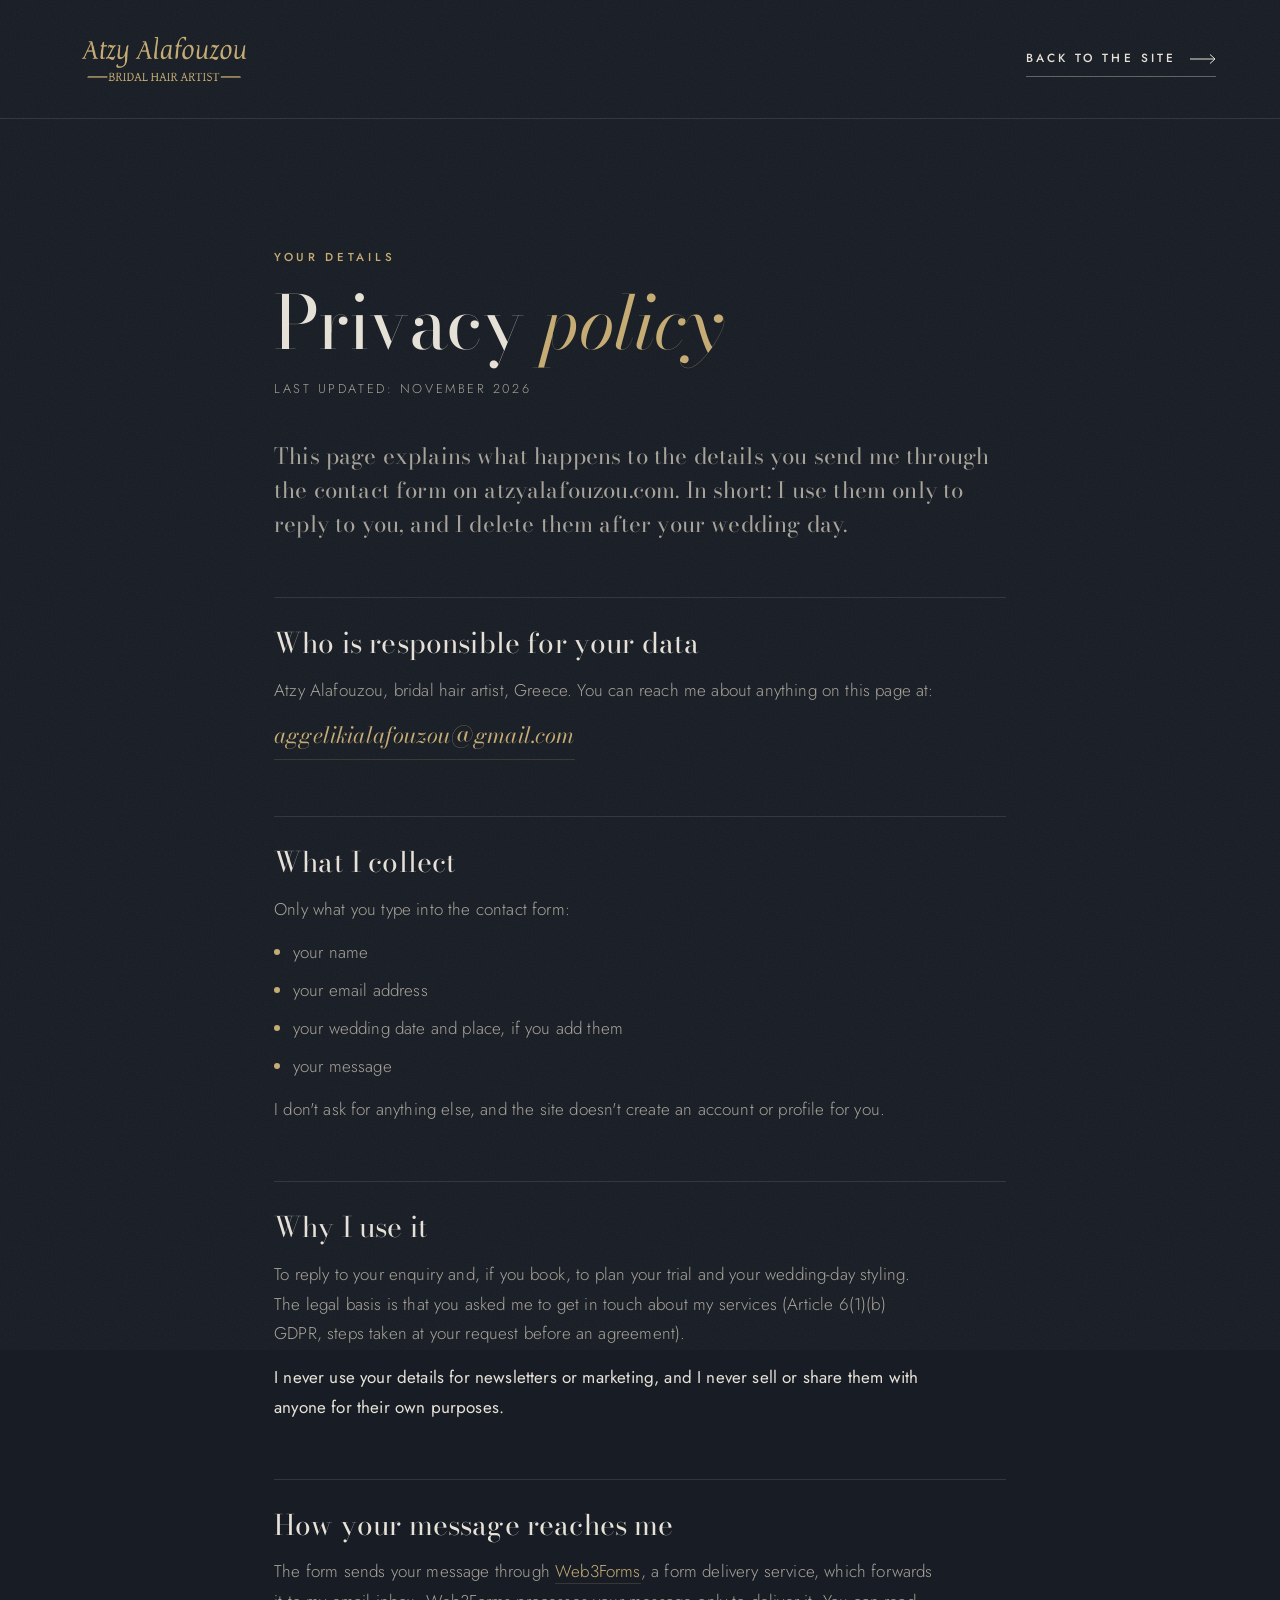
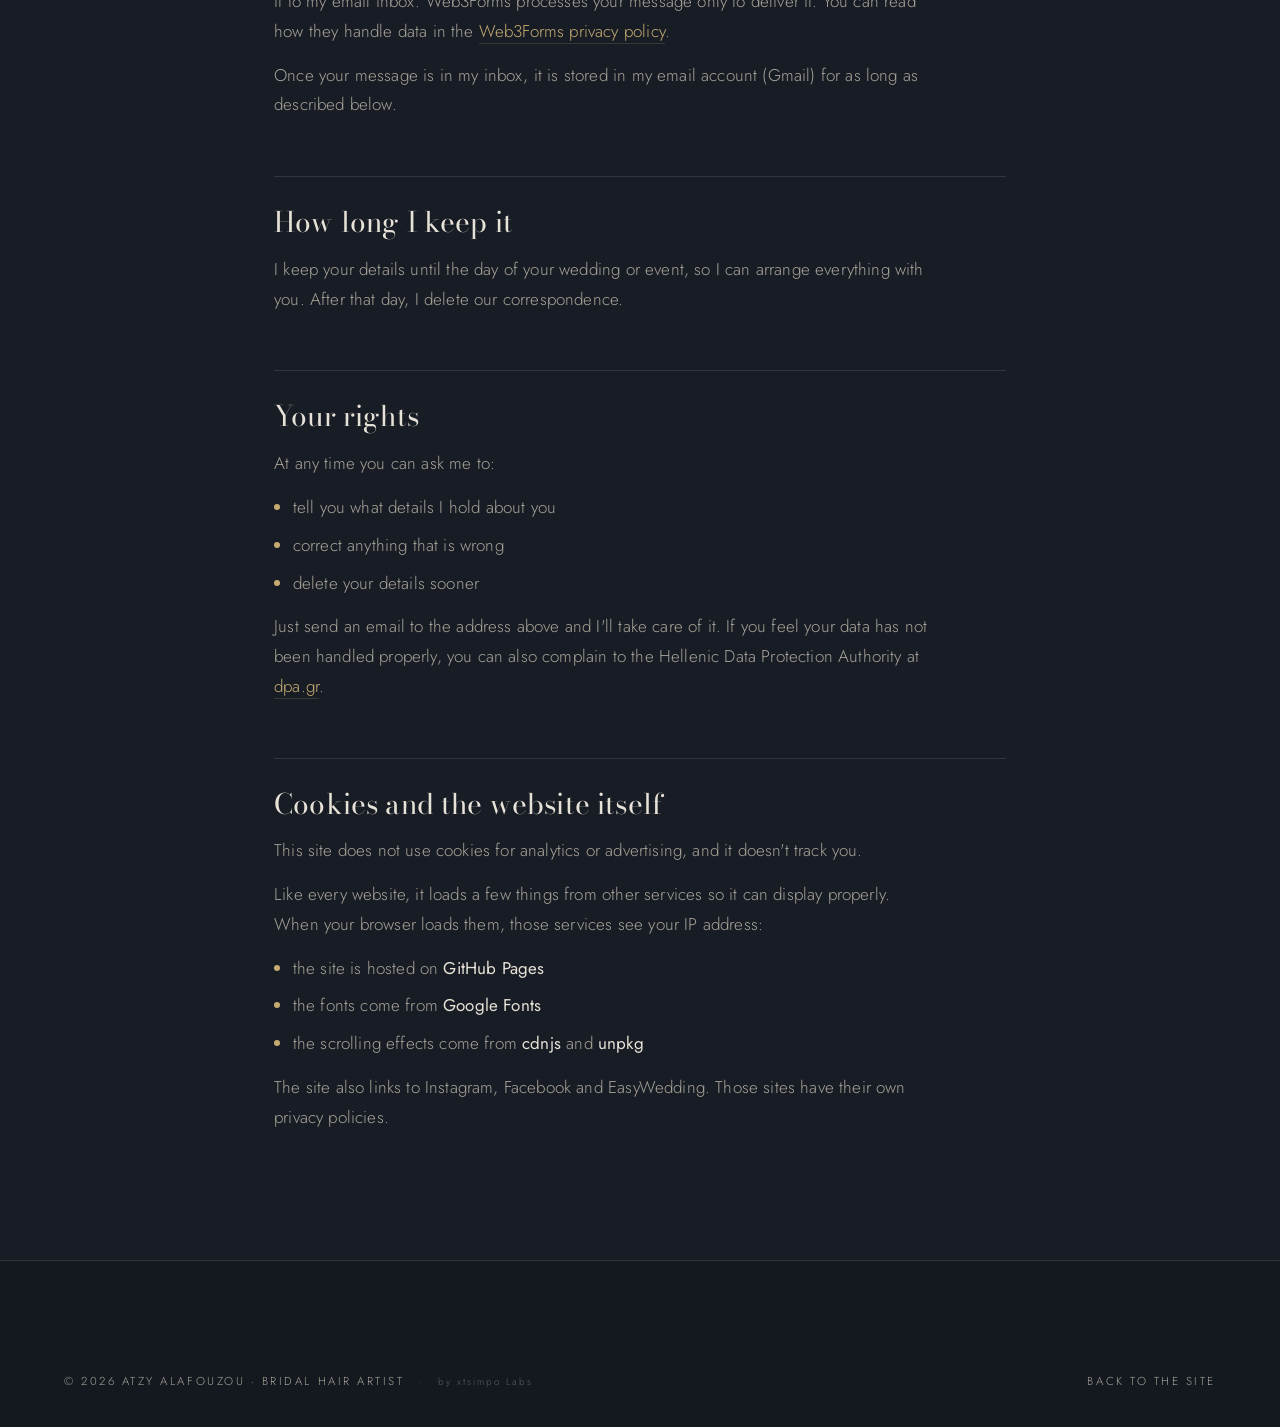
<file: privacy/index.html>
<!DOCTYPE html>
<html lang="en">
<head>
  <meta charset="UTF-8">
  <meta name="viewport" content="width=device-width, initial-scale=1.0, viewport-fit=cover">
  <title>Privacy Policy | Atzy Alafouzou</title>
  <meta name="description" content="How Atzy Alafouzou, bridal hair artist, uses the details you send through the contact form on atzyalafouzou.com.">
  <meta name="robots" content="noindex, follow">
  <link rel="canonical" href="https://atzyalafouzou.com/privacy/">
  <meta name="theme-color" content="#181d25">
  <link rel="icon" type="image/png" sizes="32x32" href="/images/favicon-32.png">
  <link rel="icon" type="image/png" sizes="16x16" href="/images/favicon-16.png">
  <link rel="apple-touch-icon" sizes="180x180" href="/images/favicon-180.png">
  <link rel="icon" type="image/png" sizes="192x192" href="/images/favicon-192.png">
  <link rel="preconnect" href="https://fonts.googleapis.com">
  <link rel="preconnect" href="https://fonts.gstatic.com" crossorigin>
  <link rel="stylesheet" href="https://fonts.googleapis.com/css2?family=Bodoni+Moda:ital,opsz,wght@0,6..96,400..700;1,6..96,400..700&family=Jost:wght@300;400;500&display=swap">
  <link rel="stylesheet" href="/style.css?v=20261108">
  <style>
    .legal-top{padding-block:28px;border-bottom:1px solid var(--line)}
    .legal-top .wrap{display:flex;justify-content:space-between;align-items:center;gap:20px;flex-wrap:wrap}
    .legal-top img{width:clamp(150px,16vw,200px);height:auto}
    .legal{padding-block:clamp(70px,10vw,130px)}
    .legal .wrap{max-width:860px}
    .legal h1{font-size:clamp(2.6rem,6vw,4.6rem);margin:18px 0 18px}
    .legal .updated{color:var(--mist);font-size:.8rem;letter-spacing:.2em;text-transform:uppercase}
    .legal .intro{font-family:var(--display);font-size:clamp(1.15rem,1.8vw,1.4rem);line-height:1.5;margin:40px 0 10px;max-width:58ch}
    .legal h2{font-family:var(--display);font-weight:400;font-size:clamp(1.4rem,2.2vw,1.8rem);line-height:1.2;margin:56px 0 16px;padding-top:28px;border-top:1px solid var(--line)}
    .legal p,.legal li{color:var(--mist);max-width:66ch}
    .legal p+p,.legal ul+p{margin-top:14px}
    .legal ul{margin:14px 0 0 1.1em;display:grid;gap:8px}
    .legal li::marker{color:var(--gold)}
    .legal strong{color:var(--pearl);font-weight:400}
    .legal a{color:var(--gold);border-bottom:1px solid var(--gold-soft);transition:border-color .4s}
    .legal a:hover{border-color:var(--gold)}
    .legal .mail{margin-top:10px;font-size:clamp(1.05rem,2vw,1.4rem)}
  </style>
</head>
<body>
  <div class="legal-top">
    <div class="wrap">
      <a href="/" aria-label="Atzy Alafouzou, home page"><img src="/images/atzy-alafouzou-bridal-hair-artist-logo-gold.png" alt="Atzy Alafouzou bridal hair artist"></a>
      <a href="/" class="btn line">Back to the site <svg class="arrow" viewBox="0 0 26 10" aria-hidden="true"><path d="M0 5h25M20 .5 25 5l-5 4.5"/></svg></a>
    </div>
  </div>

  <main class="legal">
    <div class="wrap">
      <div class="eyebrow">Your details</div>
      <h1 class="display">Privacy <em>policy</em></h1>
      <p class="updated">Last updated: November 2026</p>

      <p class="intro">This page explains what happens to the details you send me through the contact form on atzyalafouzou.com. In short: I use them only to reply to you, and I delete them after your wedding day.</p>

      <h2>Who is responsible for your data</h2>
      <p>Atzy Alafouzou, bridal hair artist, Greece. You can reach me about anything on this page at:</p>
      <span class="mail">aggelikialafouzou@gmail.com</span>

      <h2>What I collect</h2>
      <p>Only what you type into the contact form:</p>
      <ul>
        <li>your name</li>
        <li>your email address</li>
        <li>your wedding date and place, if you add them</li>
        <li>your message</li>
      </ul>
      <p>I don't ask for anything else, and the site doesn't create an account or profile for you.</p>

      <h2>Why I use it</h2>
      <p>To reply to your enquiry and, if you book, to plan your trial and your wedding-day styling. The legal basis is that you asked me to get in touch about my services (Article 6(1)(b) GDPR, steps taken at your request before an agreement).</p>
      <p><strong>I never use your details for newsletters or marketing, and I never sell or share them with anyone for their own purposes.</strong></p>

      <h2>How your message reaches me</h2>
      <p>The form sends your message through <a href="https://web3forms.com" target="_blank" rel="noopener">Web3Forms</a>, a form delivery service, which forwards it to my email inbox. Web3Forms processes your message only to deliver it. You can read how they handle data in the <a href="https://web3forms.com/privacy" target="_blank" rel="noopener">Web3Forms privacy policy</a>.</p>
      <p>Once your message is in my inbox, it is stored in my email account (Gmail) for as long as described below.</p>

      <h2>How long I keep it</h2>
      <p>I keep your details until the day of your wedding or event, so I can arrange everything with you. After that day, I delete our correspondence.</p>

      <h2>Your rights</h2>
      <p>At any time you can ask me to:</p>
      <ul>
        <li>tell you what details I hold about you</li>
        <li>correct anything that is wrong</li>
        <li>delete your details sooner</li>
      </ul>
      <p>Just send an email to the address above and I'll take care of it. If you feel your data has not been handled properly, you can also complain to the Hellenic Data Protection Authority at <a href="https://www.dpa.gr" target="_blank" rel="noopener">dpa.gr</a>.</p>

      <h2>Cookies and the website itself</h2>
      <p>This site does not use cookies for analytics or advertising, and it doesn't track you.</p>
      <p>Like every website, it loads a few things from other services so it can display properly. When your browser loads them, those services see your IP address:</p>
      <ul>
        <li>the site is hosted on <strong>GitHub Pages</strong></li>
        <li>the fonts come from <strong>Google Fonts</strong></li>
        <li>the scrolling effects come from <strong>cdnjs</strong> and <strong>unpkg</strong></li>
      </ul>
      <p>The site also links to Instagram, Facebook and EasyWedding. Those sites have their own privacy policies.</p>
    </div>
  </main>

  <footer>
    <div class="wrap">
      <div class="foot-row"><span class="foot-left"><span>© 2026 Atzy Alafouzou · Bridal Hair Artist</span> <span class="credit-sep" aria-hidden="true">·</span> <a class="credit" href="https://xtsimpo.github.io/xtsimpo-labs/" target="_blank" rel="noopener">by xtsimpo Labs</a></span><a href="/">Back to the site</a></div>
    </div>
  </footer>
</body>
</html>
</file>
<file: style.css>
/* Layout: an editorial evening-wedding journal — high-contrast Bodoni over deep night-blue, gold used like jewellery: thin, rare, precise. */
:root{
  --ink:#141920;        /* deepest ground */
  --night:#181d25;      /* brand ground (unchanged) */
  --veil:#1f2530;       /* raised surface */
  --pearl:#e7e2d8;      /* primary text, warm */
  --mist:#a7a399;       /* secondary text */
  --gold:#c6ac73;       /* brand gold (unchanged) */
  --gold-soft:rgba(198,172,115,.18);
  --line:rgba(231,226,216,.12);
  --display:"Bodoni Moda","Didot","Bodoni 72",Georgia,serif;
  --body:"Jost","Futura","Avenir Next","Helvetica Neue",Arial,sans-serif;
  --gut:max(clamp(16px,5vw,72px),env(safe-area-inset-left,0px));
  --gut-r:max(clamp(16px,5vw,72px),env(safe-area-inset-right,0px));
  --ease:cubic-bezier(.22,1,.36,1);
  color-scheme:dark;
}
*{box-sizing:border-box;margin:0;padding:0}
html{background:var(--ink)}
html.lenis,html.lenis body{height:auto}
.lenis.lenis-smooth{scroll-behavior:auto!important}
body{background:var(--night);color:var(--pearl);font-family:var(--body);font-weight:300;font-size:17px;line-height:1.75;letter-spacing:.01em;-webkit-font-smoothing:antialiased;overflow-x:hidden}
img{max-width:100%;display:block}
a{color:inherit;text-decoration:none}
button{font:inherit;color:inherit;background:none;border:0;cursor:pointer}
:focus-visible{outline:1px solid var(--gold);outline-offset:4px}
::selection{background:var(--gold);color:var(--ink)}
body::before{content:"";position:fixed;inset:0 0 auto;height:env(safe-area-inset-top,0px);z-index:90;background:var(--ink)}

/* grain */
body::after{content:"";position:fixed;inset:-50%;z-index:80;pointer-events:none;opacity:.05;
  background-image:url("data:image/svg+xml,%3Csvg xmlns='http://www.w3.org/2000/svg' width='160' height='160'%3E%3Cfilter id='n'%3E%3CfeTurbulence type='fractalNoise' baseFrequency='.85' numOctaves='3' stitchTiles='stitch'/%3E%3C/filter%3E%3Crect width='100%25' height='100%25' filter='url(%23n)'/%3E%3C/svg%3E");
  animation:grain 1.2s steps(6) infinite}
@keyframes grain{0%{transform:translate(0,0)}20%{transform:translate(-3%,2%)}40%{transform:translate(2%,-3%)}60%{transform:translate(-2%,-1%)}80%{transform:translate(3%,3%)}100%{transform:translate(0,0)}}

.eyebrow{font-family:var(--body);font-size:.72rem;font-weight:500;letter-spacing:.32em;text-transform:uppercase;color:var(--gold)}
.display{font-family:var(--display);font-weight:400;line-height:1.02;letter-spacing:-.01em;text-wrap:balance}
.display em{font-style:italic;color:var(--gold)}
.wrap{padding-left:var(--gut);padding-right:var(--gut);max-width:1440px;margin-inline:auto}
section{position:relative}

/* ------------ loader ------------ */
#loader{position:fixed;inset:0;z-index:200;background:var(--ink);display:grid;place-items:center;transition:clip-path 1.1s var(--ease)}
#loader.done{clip-path:inset(0 0 100% 0)}
#loader .mark{display:grid;justify-items:center;gap:18px}
#loader .mark span{font-family:var(--display);font-style:italic;font-size:clamp(2rem,6vw,3.4rem);color:var(--pearl);opacity:0;transform:translateY(20px);animation:up 1s var(--ease) .1s forwards}
#loader .mark i{display:block;height:1px;width:160px;background:var(--gold);transform:scaleX(0);animation:draw 1.1s var(--ease) .3s forwards}
@keyframes up{to{opacity:1;transform:none}}
@keyframes draw{to{transform:scaleX(1)}}

/* ------------ progress + cursor ------------ */
#progress{position:fixed;top:env(safe-area-inset-top,0px);left:0;right:0;height:1px;z-index:120;background:var(--gold);transform-origin:0 50%;transform:scaleX(0)}
#cursor{position:fixed;left:0;top:0;z-index:150;pointer-events:none;width:44px;height:44px;margin:-22px 0 0 -22px;border:1px solid var(--gold);border-radius:50%;display:grid;place-items:center;transition:width .45s var(--ease),height .45s var(--ease),margin .45s var(--ease),background .45s,opacity .3s;opacity:0}
#cursor b{font-weight:500;font-size:.62rem;letter-spacing:.25em;text-transform:uppercase;color:var(--ink);opacity:0;transition:opacity .3s}
#cursor.on{opacity:1}
#cursor.big{width:96px;height:96px;margin:-48px 0 0 -48px;background:var(--gold)}
#cursor.big b{opacity:1}
#cursor.press{width:30px;height:30px;margin:-15px 0 0 -15px}
@media (hover:none),(pointer:coarse){#cursor{display:none}}

/* ------------ nav ------------ */
header{position:fixed;top:env(safe-area-inset-top,0px);left:0;right:0;z-index:100;transition:transform .6s var(--ease),background .5s,backdrop-filter .5s}
header.solid{background:rgba(20,25,32,.72);backdrop-filter:blur(14px);-webkit-backdrop-filter:blur(14px);border-bottom:1px solid var(--line)}
header.hide{transform:translateY(-110%)}
.nav{display:flex;align-items:center;justify-content:space-between;gap:24px;padding-block:18px}
.nav .logo img{width:clamp(150px,16vw,200px);height:auto}
.nav ul{display:flex;gap:clamp(16px,2.2vw,34px);list-style:none;align-items:center}
.nav ul li{display:flex;align-items:center}
.nav ul a{font-size:.74rem;letter-spacing:.24em;text-transform:uppercase;font-weight:400;position:relative;padding-block:6px}
.nav ul a:not(.pill)::after{content:"";position:absolute;left:0;right:0;bottom:0;height:1px;background:var(--gold);transform:scaleX(0);transform-origin:right;transition:transform .5s var(--ease)}
.nav ul a:not(.pill):hover::after{transform:scaleX(1);transform-origin:left}
.pill{display:inline-block;line-height:1.4;border:1px solid var(--gold);border-radius:100px;padding:11px 24px!important;position:relative;overflow:hidden;isolation:isolate;transition:color .5s var(--ease)}
.pill::before{content:"";position:absolute;inset:0;background:var(--gold);transform:translateY(101%);transition:transform .5s var(--ease);z-index:-1;border-radius:inherit}
.pill:hover{color:var(--ink)}
.pill:hover::before{transform:none}
.burger{display:none;width:44px;height:44px;position:relative}
.burger i{position:absolute;left:10px;right:10px;height:1px;background:var(--pearl);transition:transform .5s var(--ease),top .5s var(--ease)}
.burger i:first-child{top:18px}.burger i:last-child{top:26px}
.menu-open .burger i:first-child{top:22px;transform:rotate(45deg)}
.menu-open .burger i:last-child{top:22px;transform:rotate(-45deg)}
@media (max-width:1060px){
  .burger{display:block;z-index:2}
  .nav ul{position:fixed;inset:0;flex-direction:column;justify-content:center;gap:22px;background:var(--ink);clip-path:circle(0 at calc(100% - 40px) 40px);transition:clip-path .9s var(--ease);padding:env(safe-area-inset-top,0px) var(--gut-r) 0 var(--gut)}
  .menu-open .nav ul{clip-path:circle(150% at calc(100% - 40px) 40px)}
  .nav ul a{font-family:var(--display);font-size:clamp(1.8rem,7vw,2.6rem);letter-spacing:0;text-transform:none;font-style:italic}
  .nav ul a.pill{font-family:var(--body);font-style:normal;font-size:.8rem;letter-spacing:.24em;text-transform:uppercase;margin-top:12px}
}

/* ------------ hero ------------ */
#hero{min-height:min(100svh,980px);display:grid;align-items:center;padding-top:120px;padding-bottom:80px;overflow:hidden}
#hero .wrap{display:grid;grid-template-columns:1.05fr .95fr;gap:clamp(24px,4vw,64px);align-items:center;width:100%}
.hero-copy{position:relative;z-index:2;min-width:0}
.hero-copy h1{font-size:clamp(3rem,8.4vw,7.2rem);margin:22px 0 28px}
.hero-copy h1 .ln{display:block;overflow:hidden;padding-bottom:.08em}
.hero-copy h1 .ln span{display:inline-block;transform:translateY(105%);transition:transform 1.3s var(--ease)}
.hero-copy h1 .ln:nth-child(2) span{transition-delay:.12s}
.hero-copy h1 .ln:nth-child(3) span{transition-delay:.24s}
.ready .hero-copy h1 .ln span{transform:none}
.hero-copy p{max-width:30ch;color:var(--mist);font-size:1.05rem}
.hero-copy .fade{opacity:0;transform:translateY(16px);transition:opacity 1s var(--ease) .6s,transform 1s var(--ease) .6s}
.ready .hero-copy .fade{opacity:1;transform:none}
.hero-cta{display:flex;gap:28px;align-items:center;flex-wrap:wrap;margin-top:40px}
.btn{display:inline-flex;align-items:center;gap:14px;font-size:.74rem;letter-spacing:.26em;text-transform:uppercase;font-weight:500}
.btn.solid{background:var(--gold);color:var(--ink);padding:18px 34px;border-radius:100px;transition:transform .5s var(--ease),box-shadow .5s var(--ease)}
.btn.solid:hover{transform:translateY(-3px);box-shadow:0 18px 40px -16px rgba(198,172,115,.7)}
.btn.line{position:relative;padding-block:8px}
.btn.line::after{content:"";position:absolute;left:0;right:0;bottom:0;height:1px;background:currentColor;opacity:.35}
.btn.line::before{content:"";position:absolute;left:0;right:0;bottom:0;height:1px;background:var(--gold);transform:scaleX(0);transform-origin:right;transition:transform .6s var(--ease)}
.btn.line:hover::before{transform:scaleX(1);transform-origin:left}
.arrow{width:26px;height:10px;flex:none;transition:transform .5s var(--ease)}
a:hover .arrow,button:hover .arrow{transform:translateX(6px)}
.arrow path{fill:none;stroke:currentColor;stroke-width:1}

.hero-visual{position:relative;height:min(78svh,720px);min-height:460px}
.hero-visual figure{position:absolute;overflow:hidden;border-radius:2px;clip-path:inset(100% 0 0 0);transition:clip-path 1.5s var(--ease)}
.ready .hero-visual figure{clip-path:inset(0 0 0 0)}
.hero-visual figure img{width:100%;height:100%;object-fit:cover;transform:scale(1.25);transition:transform 2.2s var(--ease)}
.ready .hero-visual figure img{transform:scale(1.08)}
.hv-a{right:0;top:0;width:62%;height:78%;transition-delay:.15s!important}
.hv-b{left:2%;bottom:0;width:44%;height:52%;transition-delay:.4s!important;z-index:2;box-shadow:0 30px 60px -20px rgba(0,0,0,.6)}
.hv-c{left:12%;top:4%;width:26%;height:30%;transition-delay:.6s!important}
.hero-visual .ring{position:absolute;right:-8%;bottom:6%;width:46%;aspect-ratio:1;border:1px solid var(--gold-soft);border-radius:50%;z-index:-1}
.scroll-hint{position:absolute;left:var(--gut);bottom:28px;display:flex;align-items:center;gap:14px;font-size:.66rem;letter-spacing:.3em;text-transform:uppercase;color:var(--mist)}
.scroll-hint i{display:block;width:1px;height:44px;background:var(--line);position:relative;overflow:hidden}
.scroll-hint i::after{content:"";position:absolute;left:0;top:-50%;width:1px;height:50%;background:var(--gold);animation:drip 2.2s var(--ease) infinite}
@keyframes drip{to{top:100%}}
@media (max-width:900px){
  #hero .wrap{grid-template-columns:1fr}
  .hero-visual{height:auto;min-height:0;aspect-ratio:1/1.05;max-width:560px;width:100%;margin-inline:auto}
  .scroll-hint{display:none}
}

/* ------------ statement (scroll-lit words) ------------ */
#statement{padding-block:clamp(110px,16vw,220px)}
#statement .wrap{display:grid;grid-template-columns:200px 1fr;gap:40px}
#statement p.big{font-family:var(--display);font-size:clamp(1.9rem,4.6vw,4.2rem);line-height:1.14;font-weight:400;max-width:22ch;text-wrap:balance}
#statement p.big .w{opacity:.16;transition:opacity .2s linear}
#statement p.big .w.gold{color:var(--gold);font-style:italic}
@media (max-width:800px){#statement .wrap{grid-template-columns:1fr;gap:24px}}

/* ------------ signature cards ------------ */
#signature{padding-bottom:clamp(100px,12vw,180px)}
.sec-head{display:flex;justify-content:space-between;align-items:end;gap:32px;flex-wrap:wrap;margin-bottom:clamp(40px,6vw,72px)}
.sec-head h2{font-size:clamp(2.4rem,5.6vw,5rem)}
.sec-head p{max-width:42ch;color:var(--mist)}
.cards{display:grid;grid-template-columns:repeat(4,1fr);gap:18px;perspective:1200px}
.card{--mx:50%;--my:50%;position:relative;padding:44px 32px 36px;min-height:380px;display:flex;flex-direction:column;justify-content:space-between;background:var(--veil);border-radius:4px;overflow:hidden;isolation:isolate;transform-style:preserve-3d;transition:transform .7s var(--ease),background .6s;will-change:transform}
.card::before{content:"";position:absolute;inset:0;z-index:-1;background:radial-gradient(420px circle at var(--mx) var(--my),rgba(198,172,115,.16),transparent 55%);opacity:0;transition:opacity .5s}
.card::after{content:"";position:absolute;inset:0;border-radius:inherit;padding:1px;background:radial-gradient(260px circle at var(--mx) var(--my),var(--gold),transparent 70%);-webkit-mask:linear-gradient(#000 0 0) content-box,linear-gradient(#000 0 0);-webkit-mask-composite:xor;mask-composite:exclude;opacity:0;transition:opacity .5s}
.card:hover::before,.card:hover::after{opacity:1}
.card .k{font-family:var(--display);font-style:italic;font-size:clamp(3.4rem,5vw,4.6rem);line-height:1;color:var(--gold);opacity:.9;transition:transform .8s var(--ease)}
.card:hover .k{transform:translateY(-6px)}
.card h3{font-family:var(--display);font-weight:400;font-size:1.6rem;line-height:1.15;margin-bottom:14px}
.card p{color:var(--mist);font-size:.98rem;line-height:1.7}
.card .rule{display:block;height:1px;background:var(--line);margin:28px 0 22px;position:relative;overflow:hidden}
.card .rule::after{content:"";position:absolute;inset:0;background:var(--gold);transform:scaleX(0);transform-origin:left;transition:transform .9s var(--ease)}
.card:hover .rule::after{transform:scaleX(1)}
@media (max-width:1100px){.cards{grid-template-columns:repeat(2,1fr)}}
@media (max-width:620px){.cards{grid-template-columns:1fr}.card{min-height:0}}

/* ------------ artist ------------ */
#artist{padding-block:clamp(90px,12vw,170px);background:var(--ink)}
#artist .wrap{display:grid;grid-template-columns:.9fr 1.1fr;gap:clamp(36px,7vw,120px);align-items:center}
.portrait{position:relative}
.portrait .frame{overflow:hidden;aspect-ratio:4/5;border-radius:2px}
.portrait .frame img{width:100%;height:118%;object-fit:cover;object-position:50% 20%}
.portrait .tag{position:absolute;right:-18px;bottom:40px;background:var(--gold);color:var(--ink);padding:18px 22px;font-family:var(--display);font-style:italic;font-size:1.15rem;line-height:1.2;max-width:200px}
.portrait::before{content:"";position:absolute;inset:-22px 22px 22px -22px;border:1px solid var(--gold-soft);z-index:-1}
.artist-copy h2{font-size:clamp(2.4rem,5.2vw,4.6rem);margin:18px 0 26px}
.artist-copy .lede{font-family:var(--display);font-size:clamp(1.2rem,1.8vw,1.5rem);line-height:1.45;margin-bottom:22px;max-width:34ch}
.artist-copy p{color:var(--mist);max-width:56ch}
.occasions{list-style:none;margin-top:44px;border-top:1px solid var(--line)}
.occasions li{display:flex;justify-content:space-between;align-items:baseline;gap:20px;padding:20px 0;border-bottom:1px solid var(--line);position:relative;overflow:hidden;cursor:default}
.occasions li::before{content:"";position:absolute;inset:0;background:var(--gold-soft);transform:translateX(-101%);transition:transform .7s var(--ease);z-index:0}
.occasions li:hover::before{transform:none}
.occasions li > *{position:relative;z-index:1}
.occasions .t{font-family:var(--display);font-size:clamp(1.4rem,2.4vw,2rem);transition:transform .7s var(--ease),color .5s}
.occasions li:hover .t{transform:translateX(14px);color:var(--gold);font-style:italic}
.occasions .d{font-size:.72rem;letter-spacing:.24em;text-transform:uppercase;color:var(--mist);text-align:right}
@media (max-width:900px){#artist .wrap{grid-template-columns:1fr}.portrait{max-width:480px;width:calc(100% - 22px);margin-left:22px}.portrait .tag{right:0}}

/* ------------ collection (horizontal) ------------ */
#collection{background:var(--night);overflow:hidden}
.col-pin{min-height:100svh;display:flex;flex-direction:column;justify-content:center;padding-block:100px 60px}
.col-head{display:flex;justify-content:space-between;align-items:end;gap:30px;flex-wrap:wrap;margin-bottom:46px}
.col-head h2{font-size:clamp(2.4rem,5.6vw,5rem)}
.col-head p{max-width:46ch;color:var(--mist)}
.col-count{font-family:var(--display);font-style:italic;color:var(--gold);font-size:1.1rem;font-variant-numeric:tabular-nums}
.track{display:flex;gap:22px;padding-left:var(--gut);padding-right:var(--gut);will-change:transform}
.style{flex:none;width:clamp(260px,27vw,400px);position:relative;display:block}
.style .ph{overflow:hidden;aspect-ratio:3/4;border-radius:3px;position:relative}
.style .ph img{width:100%;height:100%;object-fit:cover;transform:scale(1.06);transition:transform 1.4s var(--ease),filter 1s}
.style .ph::after{content:"";position:absolute;inset:0;background:linear-gradient(180deg,transparent 45%,rgba(14,17,22,.85));transition:opacity .8s}
.style:hover .ph img{transform:scale(1.16)}
.style .cap{position:absolute;left:24px;right:24px;bottom:22px;z-index:2;display:flex;justify-content:space-between;align-items:end;gap:12px}
.style h3{font-family:var(--display);font-weight:400;font-size:clamp(1.5rem,2.2vw,2rem);line-height:1.1;transition:transform .7s var(--ease)}
.style:hover h3{transform:translateY(-6px);font-style:italic}
.style .more{font-size:.66rem;letter-spacing:.26em;text-transform:uppercase;color:var(--gold);opacity:0;transform:translateY(10px);transition:all .7s var(--ease);white-space:nowrap}
.style:hover .more{opacity:1;transform:none}
.style:nth-child(even){margin-top:60px}
.col-end{flex:none;width:clamp(240px,24vw,340px);display:flex;flex-direction:column;justify-content:center;gap:22px;padding-left:20px}
.col-end p{font-family:var(--display);font-size:1.6rem;line-height:1.25}
@media (max-width:900px){
  .col-pin{min-height:0}
  .track{overflow-x:auto;scroll-snap-type:x mandatory;-webkit-overflow-scrolling:touch;padding-bottom:14px;scrollbar-width:none}
  .track::-webkit-scrollbar{display:none}
  .style{width:76vw;max-width:340px;scroll-snap-align:center}
  .style:nth-child(even){margin-top:0}
  .style .more{opacity:1;transform:none}
}

/* ------------ marquee ------------ */
#marquee{padding-block:clamp(60px,8vw,110px);overflow:hidden;border-block:1px solid var(--line);background:var(--ink)}
.mq{display:flex;width:max-content;will-change:transform}
.mq span{font-family:var(--display);font-size:clamp(3rem,9vw,8.4rem);line-height:1;white-space:nowrap;padding-right:.5em;display:flex;align-items:center;gap:.5em}
.mq span em{font-style:italic;color:transparent;-webkit-text-stroke:1px var(--gold)}
.mq span::after{content:"";width:.18em;height:.18em;background:var(--gold);transform:rotate(45deg);flex:none}

/* ------------ portfolio ------------ */
#portfolio{padding-block:clamp(100px,12vw,170px)}
.grid{display:grid;grid-template-columns:repeat(12,1fr);grid-auto-rows:clamp(70px,8vw,120px);gap:16px}
.shot{position:relative;overflow:hidden;border-radius:3px;cursor:zoom-in;background:var(--veil)}
.shot img{width:100%;height:100%;object-fit:cover;transform:scale(1.04);transition:transform 1.4s var(--ease),filter .9s var(--ease)}
.grid:hover .shot img{filter:brightness(.55) saturate(.7)}
.grid .shot:hover img{filter:none;transform:scale(1.12)}
.shot figcaption{position:absolute;left:18px;bottom:16px;font-size:.66rem;letter-spacing:.28em;text-transform:uppercase;color:var(--pearl);opacity:0;transform:translateY(10px);transition:all .6s var(--ease)}
.shot:hover figcaption{opacity:1;transform:none}
.s1{grid-column:1/6;grid-row:span 5}.s2{grid-column:6/9;grid-row:span 3}.s3{grid-column:9/13;grid-row:span 4}
.s4{grid-column:6/9;grid-row:span 3}.s5{grid-column:9/13;grid-row:span 4}.s6{grid-column:1/4;grid-row:span 3}
.s7{grid-column:4/9;grid-row:span 4}.s8{grid-column:1/4;grid-row:span 3}.s9{grid-column:9/13;grid-row:span 3}
.s10{grid-column:1/5;grid-row:span 4}.s11{grid-column:5/9;grid-row:span 4}.s12{grid-column:9/13;grid-row:span 4}
.port-foot{display:flex;justify-content:center;margin-top:60px}
@media (max-width:800px){
  .grid{grid-template-columns:repeat(2,1fr);grid-auto-rows:auto}
  .grid .shot{grid-column:auto!important;grid-row:auto!important;aspect-ratio:1}
  .grid .shot:nth-child(3n+1){grid-column:span 2!important;aspect-ratio:4/3}
  .grid:hover .shot img{filter:none}
}

/* lightbox */
#lb{position:fixed;inset:0;z-index:170;background:rgba(12,14,18,.94);display:grid;place-items:center;opacity:0;pointer-events:none;transition:opacity .6s var(--ease);padding:max(60px,env(safe-area-inset-top,0px)) var(--gut-r) 60px var(--gut)}
#lb.open{opacity:1;pointer-events:auto}
#lb img{max-height:82svh;max-width:min(90vw,860px);width:auto;object-fit:contain;transform:scale(.94);opacity:0;transition:transform .8s var(--ease),opacity .5s}
#lb.open img.show{transform:none;opacity:1}
#lb .lb-btn{position:absolute;top:50%;transform:translateY(-50%);width:56px;height:56px;border:1px solid var(--line);border-radius:50%;display:grid;place-items:center;transition:border-color .4s,background .4s}
#lb .lb-btn:hover{border-color:var(--gold);background:var(--gold-soft)}
#lb .prev{left:var(--gut)}#lb .next{right:var(--gut-r)}
#lb .prev .arrow{transform:scaleX(-1)}
#lb .close{position:absolute;top:calc(20px + env(safe-area-inset-top,0px));right:var(--gut-r);font-size:.7rem;letter-spacing:.3em;text-transform:uppercase;padding:10px 0}
#lb .count{position:absolute;bottom:24px;left:50%;transform:translateX(-50%);font-family:var(--display);font-style:italic;color:var(--gold);font-variant-numeric:tabular-nums}
@media (max-width:700px){#lb .lb-btn{top:auto;bottom:16px;transform:none;width:48px;height:48px}}

/* ------------ follow ------------ */
#follow{padding-block:clamp(90px,11vw,150px);background:var(--ink);text-align:left}
.follow-list{list-style:none;border-top:1px solid var(--line);margin-top:40px}
.follow-list a{display:grid;grid-template-columns:1fr auto;align-items:center;gap:20px;padding:clamp(18px,3vw,34px) 0;border-bottom:1px solid var(--line);position:relative;overflow:hidden}
.follow-list a .n{font-family:var(--display);font-size:clamp(2.2rem,7vw,6rem);line-height:1;transition:transform .8s var(--ease),color .6s}
.follow-list a .h{font-size:.74rem;letter-spacing:.24em;text-transform:uppercase;color:var(--mist);display:flex;align-items:center;gap:18px;transition:color .5s}
.follow-list a::before{content:"";position:absolute;left:0;right:0;bottom:-1px;height:1px;background:var(--gold);transform:scaleX(0);transform-origin:left;transition:transform .9s var(--ease)}
.follow-list a:hover::before{transform:scaleX(1)}
.follow-list a:hover .n{transform:translateX(clamp(10px,2vw,30px));color:var(--gold);font-style:italic}
.follow-list a:hover .h{color:var(--pearl)}
@media (max-width:620px){.follow-list a{grid-template-columns:1fr}.follow-list a .h{font-size:.66rem}}

/* ------------ stories ------------ */
#stories{padding-block:clamp(100px,12vw,170px)}
.stories{display:grid;grid-template-columns:260px 1fr;gap:clamp(30px,6vw,100px)}
.q-mark{font-family:var(--display);font-size:clamp(8rem,16vw,15rem);line-height:.7;color:var(--gold);opacity:.9;user-select:none}
.quotes{position:relative;min-width:0}
.quote{position:absolute;inset:0 0 auto 0;opacity:0;visibility:hidden;transition:opacity .9s var(--ease),visibility .9s}
.quote.on{position:relative;opacity:1;visibility:visible}
.quote blockquote{font-family:var(--display);font-size:clamp(1.35rem,2.5vw,2.15rem);line-height:1.38;max-width:34ch}
.quote blockquote .wl{display:inline-block;overflow:hidden;vertical-align:top}
.quote blockquote .wl>span{display:inline-block;transform:translateY(100%);transition:transform .9s var(--ease)}
.quote.on blockquote .wl>span{transform:none}
.quote cite{display:block;margin-top:30px;font-style:normal;font-size:.74rem;letter-spacing:.28em;text-transform:uppercase;color:var(--gold)}
.q-nav{display:flex;align-items:center;gap:26px;margin-top:48px;flex-wrap:wrap}
.q-bars{display:flex;gap:8px}
.q-bars button{width:44px;height:20px;position:relative}
.q-bars button::before,.q-bars button i{content:"";position:absolute;left:0;right:0;top:50%;height:1px;background:var(--line)}
.q-bars button i{background:var(--gold);transform:scaleX(0);transform-origin:left}
.q-bars button.done i{transform:scaleX(1)}
.q-bars button.on i{animation:fill var(--dur,8s) linear forwards}
.q-paused .q-bars button.on i{animation-play-state:paused}
@keyframes fill{to{transform:scaleX(1)}}
.q-arrows{display:flex;gap:10px}
.q-arrows button{width:50px;height:50px;border:1px solid var(--line);border-radius:50%;display:grid;place-items:center;transition:border-color .4s,background .4s}
.q-arrows button:hover{border-color:var(--gold);background:var(--gold-soft)}
.q-arrows .prev .arrow{transform:scaleX(-1)}
.stories-foot{margin-top:40px}
@media (max-width:800px){.stories{grid-template-columns:1fr}.q-mark{font-size:7rem}}

/* ------------ faq ------------ */
#faq{padding-block:clamp(100px,12vw,170px);background:var(--ink)}
#faq .wrap{display:grid;grid-template-columns:.8fr 1.2fr;gap:clamp(30px,6vw,100px)}
.faq-intro h2{font-size:clamp(2.4rem,5vw,4.4rem);margin:18px 0 20px}
.faq-intro p{color:var(--mist);max-width:34ch}
.faq-intro{align-self:start;position:sticky;top:120px}
.qa{border-bottom:1px solid var(--line)}
.qa:first-child{border-top:1px solid var(--line)}
.qa button{width:100%;display:flex;justify-content:space-between;align-items:center;gap:24px;padding:28px 0;text-align:left;font-family:var(--display);font-size:clamp(1.1rem,1.7vw,1.4rem);line-height:1.35;transition:color .4s}
.qa button:hover{color:var(--gold)}
.pm{width:16px;height:16px;flex:none;position:relative}
.pm::before,.pm::after{content:"";position:absolute;left:0;right:0;top:50%;height:1px;background:var(--gold);transition:transform .6s var(--ease)}
.pm::after{transform:rotate(90deg)}
.qa.open .pm::after{transform:rotate(0)}
.qa.open .pm::before{transform:rotate(180deg)}
.ans{display:grid;grid-template-rows:0fr;transition:grid-template-rows .7s var(--ease)}
.ans>div{overflow:hidden}
.ans p{color:var(--mist);padding:0 40px 30px 0;max-width:62ch;opacity:0;transform:translateY(-8px);transition:opacity .6s,transform .7s var(--ease)}
.qa.open .ans{grid-template-rows:1fr}
.qa.open .ans p{opacity:1;transform:none}
@media (max-width:900px){#faq .wrap{grid-template-columns:1fr}.faq-intro{position:static}}

/* ------------ contact ------------ */
#contact{padding-block:clamp(110px,13vw,190px);overflow:hidden}
#contact .wrap{display:grid;grid-template-columns:1fr 1fr;gap:clamp(40px,7vw,120px);align-items:start}
.contact-copy h2{font-size:clamp(3rem,7.4vw,7rem);margin:18px 0 28px}
.contact-copy p{color:var(--mist);max-width:40ch}
.mail{display:inline-block;margin-top:30px;font-family:var(--display);font-style:italic;font-size:clamp(1.15rem,2.2vw,1.7rem);color:var(--gold);border-bottom:1px solid var(--gold-soft);padding-bottom:4px;word-break:break-all;user-select:all}
form{display:grid;gap:30px;padding-top:12px}
.f{position:relative}
.f input,.f textarea{width:100%;background:transparent;border:0;border-bottom:1px solid var(--line);padding:26px 0 12px;font:inherit;color:var(--pearl);resize:vertical;outline:none;border-radius:0}
.f label{position:absolute;left:0;top:26px;font-size:.78rem;letter-spacing:.24em;text-transform:uppercase;color:var(--mist);pointer-events:none;transition:all .5s var(--ease);transform-origin:left}
.f input:focus+label,.f input:not(:placeholder-shown)+label,.f textarea:focus+label,.f textarea:not(:placeholder-shown)+label{top:0;transform:scale(.82);color:var(--gold)}
.f i{position:absolute;left:0;right:0;bottom:0;height:1px;background:var(--gold);transform:scaleX(0);transform-origin:left;transition:transform .8s var(--ease)}
.f input:focus~i,.f textarea:focus~i{transform:scaleX(1)}
.f input:focus-visible,.f textarea:focus-visible{outline:none}
form .btn.solid{justify-self:start}
form .btn.solid[disabled]{opacity:.6;cursor:wait}
.hp{position:absolute!important;left:-9999px;width:1px;height:1px;opacity:0}
#sent{font-family:var(--display);font-style:italic;color:var(--gold);min-height:1.6em;opacity:0;transition:opacity .6s}
#sent.on{opacity:1}
.form-note{font-size:.82rem;line-height:1.6;color:var(--mist);max-width:52ch;margin-top:-10px}
.form-note a{color:var(--gold);border-bottom:1px solid var(--gold-soft);transition:border-color .4s}
.form-note a:hover{border-color:var(--gold)}
@media (max-width:900px){#contact .wrap{grid-template-columns:1fr}}

/* ------------ footer ------------ */
footer{background:var(--ink);padding-block:70px calc(36px + env(safe-area-inset-bottom,0px));border-top:1px solid var(--line);overflow:hidden}
.foot-name{font-family:var(--display);font-size:clamp(3rem,13.5vw,13rem);line-height:.9;letter-spacing:-.02em;white-space:nowrap;color:transparent;-webkit-text-stroke:1px rgba(198,172,115,.45);transition:color 1s}
.foot-name:hover{color:var(--gold)}
.foot-row{display:flex;justify-content:space-between;align-items:center;gap:20px;flex-wrap:wrap;margin-top:40px;font-size:.72rem;letter-spacing:.22em;text-transform:uppercase;color:var(--mist)}
.foot-row a:hover{color:var(--gold)}
.foot-links{display:flex;gap:28px;flex-wrap:wrap}
.foot-left{display:flex;align-items:baseline;gap:6px 14px;flex-wrap:wrap}
.credit-sep{opacity:.4}
@media (max-width:620px){.credit-sep{display:none}}
.credit{font-size:.62rem;letter-spacing:.2em;text-transform:none;opacity:.5;transition:opacity .4s,color .4s}
.foot-row a.credit:hover{opacity:1;color:var(--gold)}

/* ------------ reveals ------------ */
.js .rv{opacity:0;transform:translateY(46px);transition:opacity 1.1s var(--ease),transform 1.3s var(--ease)}
.js .rv.in{opacity:1;transform:none}
.js .rv-img{clip-path:inset(12% 12% 12% 12%);transition:clip-path 1.6s var(--ease)}
.js .rv-img img{transform:scale(1.3);transition:transform 2s var(--ease)}
.js .rv-img.in{clip-path:inset(0)}
.js .rv-img.in img{transform:scale(1.04)}
.js .grid .rv-img.in:hover img{transform:scale(1.12)}
.d1{transition-delay:.08s!important}.d2{transition-delay:.16s!important}.d3{transition-delay:.24s!important}

@media (prefers-reduced-motion:reduce){
  *,*::before,*::after{animation:none!important;transition-duration:.01ms!important;transition-delay:0s!important}
  .js .rv,.js .rv-img,.js .rv-img img{opacity:1;transform:none;clip-path:none}
  #statement p.big .w{opacity:1}
  #cursor{display:none}
}
</file>
